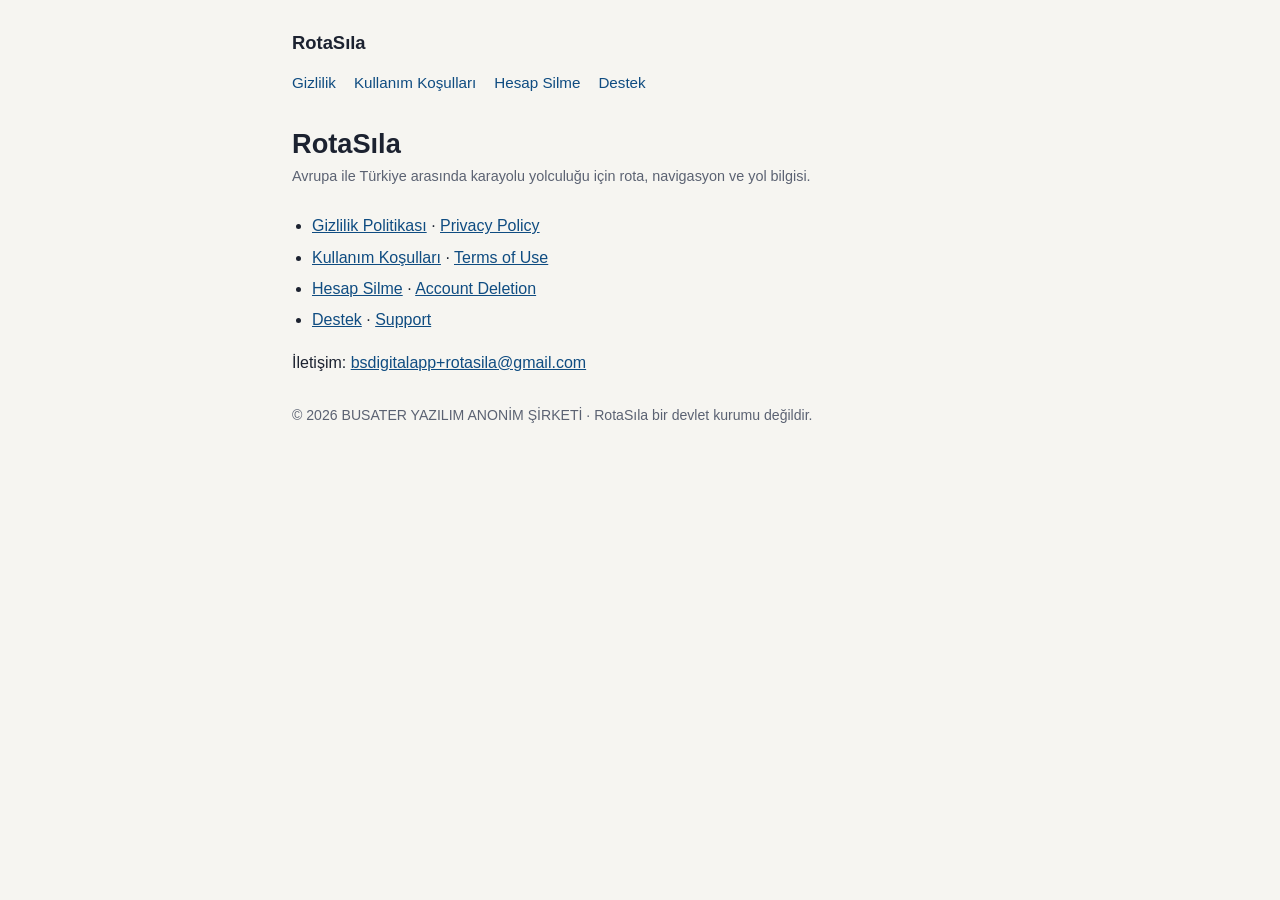
<file: index.html>
<!doctype html>
<html lang="tr">
<head>
<meta charset="utf-8">
<meta name="viewport" content="width=device-width, initial-scale=1">
<title>RotaSıla — Yasal ve Destek</title>
<meta name="description" content="RotaSıla gizlilik politikası, kullanım koşulları, hesap silme ve destek sayfaları.">
<link rel="stylesheet" href="stil.css">
</head>
<body>
<header>
  <a class="marka" href="./">RotaSıla</a>
  <nav>
    <a href="gizlilik.html">Gizlilik</a>
    <a href="kosullar.html">Kullanım Koşulları</a>
    <a href="hesap-silme.html">Hesap Silme</a>
    <a href="destek.html">Destek</a>
  </nav>
</header>
<main>
<h1>RotaSıla</h1>
<p class="meta">Avrupa ile Türkiye arasında karayolu yolculuğu için rota, navigasyon ve yol bilgisi.</p>
<ul>
  <li><a href="gizlilik.html">Gizlilik Politikası</a> · <a href="gizlilik.html#english">Privacy Policy</a></li>
  <li><a href="kosullar.html">Kullanım Koşulları</a> · <a href="kosullar.html#english">Terms of Use</a></li>
  <li><a href="hesap-silme.html">Hesap Silme</a> · <a href="hesap-silme.html#english">Account Deletion</a></li>
  <li><a href="destek.html">Destek</a> · <a href="destek.html#english">Support</a></li>
</ul>
<p>İletişim: <a href="mailto:bsdigitalapp+rotasila@gmail.com">bsdigitalapp+rotasila@gmail.com</a></p>
</main>
<footer>© 2026 BUSATER YAZILIM ANONİM ŞİRKETİ · RotaSıla bir devlet kurumu değildir.</footer>
</body>
</html>
</file>
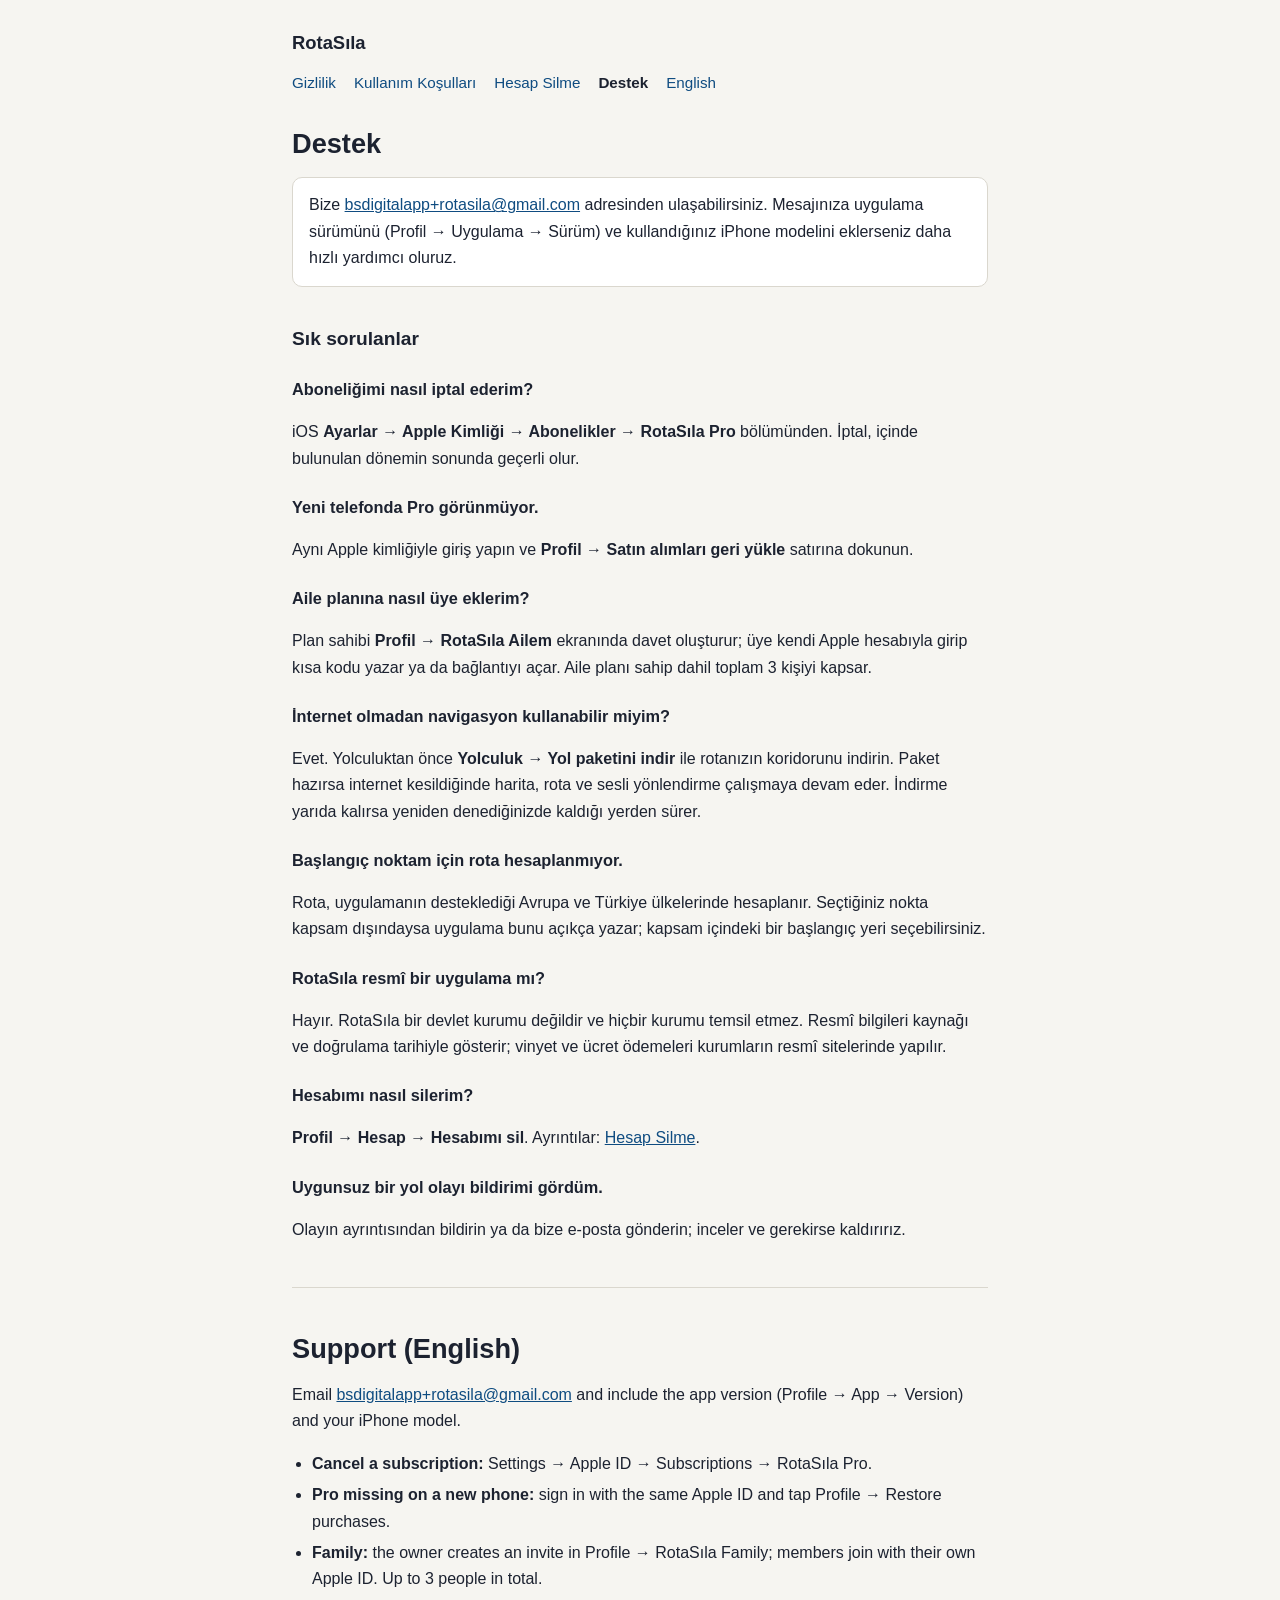
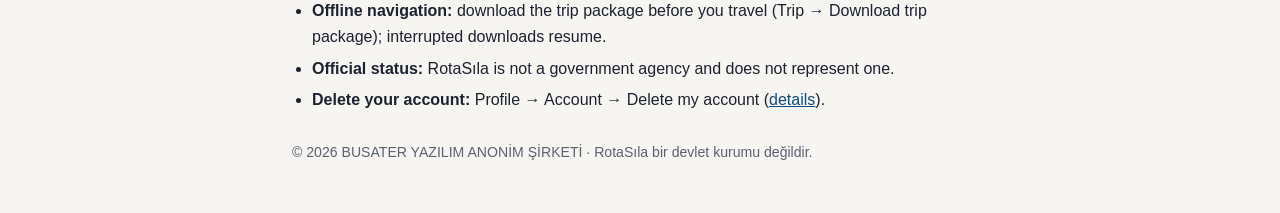
<file: destek.html>
<!doctype html>
<html lang="tr">
<head>
<meta charset="utf-8">
<meta name="viewport" content="width=device-width, initial-scale=1">
<title>RotaSıla — Destek</title>
<meta name="description" content="RotaSıla destek: iletişim, abonelik, geri yükleme, yol paketi ve hesap soruları.">
<link rel="stylesheet" href="stil.css">
</head>
<body>
<header>
  <a class="marka" href="./">RotaSıla</a>
  <nav>
    <a href="gizlilik.html">Gizlilik</a>
    <a href="kosullar.html">Kullanım Koşulları</a>
    <a href="hesap-silme.html">Hesap Silme</a>
    <a href="destek.html" aria-current="page">Destek</a>
    <a href="#english">English</a>
  </nav>
</header>
<main>
<h1>Destek</h1>
<p class="ozet">Bize <a href="mailto:bsdigitalapp+rotasila@gmail.com">bsdigitalapp+rotasila@gmail.com</a> adresinden
ulaşabilirsiniz. Mesajınıza uygulama sürümünü (Profil → Uygulama → Sürüm) ve kullandığınız iPhone modelini eklerseniz
daha hızlı yardımcı oluruz.</p>

<h2>Sık sorulanlar</h2>

<h3>Aboneliğimi nasıl iptal ederim?</h3>
<p>iOS <strong>Ayarlar → Apple Kimliği → Abonelikler → RotaSıla Pro</strong> bölümünden. İptal, içinde bulunulan dönemin
sonunda geçerli olur.</p>

<h3>Yeni telefonda Pro görünmüyor.</h3>
<p>Aynı Apple kimliğiyle giriş yapın ve <strong>Profil → Satın alımları geri yükle</strong> satırına dokunun.</p>

<h3>Aile planına nasıl üye eklerim?</h3>
<p>Plan sahibi <strong>Profil → RotaSıla Ailem</strong> ekranında davet oluşturur; üye kendi Apple hesabıyla girip kısa
kodu yazar ya da bağlantıyı açar. Aile planı sahip dahil toplam 3 kişiyi kapsar.</p>

<h3>İnternet olmadan navigasyon kullanabilir miyim?</h3>
<p>Evet. Yolculuktan önce <strong>Yolculuk → Yol paketini indir</strong> ile rotanızın koridorunu indirin. Paket
hazırsa internet kesildiğinde harita, rota ve sesli yönlendirme çalışmaya devam eder. İndirme yarıda kalırsa yeniden
denediğinizde kaldığı yerden sürer.</p>

<h3>Başlangıç noktam için rota hesaplanmıyor.</h3>
<p>Rota, uygulamanın desteklediği Avrupa ve Türkiye ülkelerinde hesaplanır. Seçtiğiniz nokta kapsam dışındaysa
uygulama bunu açıkça yazar; kapsam içindeki bir başlangıç yeri seçebilirsiniz.</p>

<h3>RotaSıla resmî bir uygulama mı?</h3>
<p>Hayır. RotaSıla bir devlet kurumu değildir ve hiçbir kurumu temsil etmez. Resmî bilgileri kaynağı ve doğrulama
tarihiyle gösterir; vinyet ve ücret ödemeleri kurumların resmî sitelerinde yapılır.</p>

<h3>Hesabımı nasıl silerim?</h3>
<p><strong>Profil → Hesap → Hesabımı sil</strong>. Ayrıntılar: <a href="hesap-silme.html">Hesap Silme</a>.</p>

<h3>Uygunsuz bir yol olayı bildirimi gördüm.</h3>
<p>Olayın ayrıntısından bildirin ya da bize e-posta gönderin; inceler ve gerekirse kaldırırız.</p>

<hr id="english">

<h1>Support (English)</h1>
<p>Email <a href="mailto:bsdigitalapp+rotasila@gmail.com">bsdigitalapp+rotasila@gmail.com</a> and include the app
version (Profile → App → Version) and your iPhone model.</p>
<ul>
  <li><strong>Cancel a subscription:</strong> Settings → Apple ID → Subscriptions → RotaSıla Pro.</li>
  <li><strong>Pro missing on a new phone:</strong> sign in with the same Apple ID and tap Profile → Restore purchases.</li>
  <li><strong>Family:</strong> the owner creates an invite in Profile → RotaSıla Family; members join with their own Apple ID. Up to 3 people in total.</li>
  <li><strong>Offline navigation:</strong> download the trip package before you travel (Trip → Download trip package); interrupted downloads resume.</li>
  <li><strong>Official status:</strong> RotaSıla is not a government agency and does not represent one.</li>
  <li><strong>Delete your account:</strong> Profile → Account → Delete my account (<a href="hesap-silme.html#english">details</a>).</li>
</ul>
</main>
<footer>© 2026 BUSATER YAZILIM ANONİM ŞİRKETİ · RotaSıla bir devlet kurumu değildir.</footer>
</body>
</html>
</file>
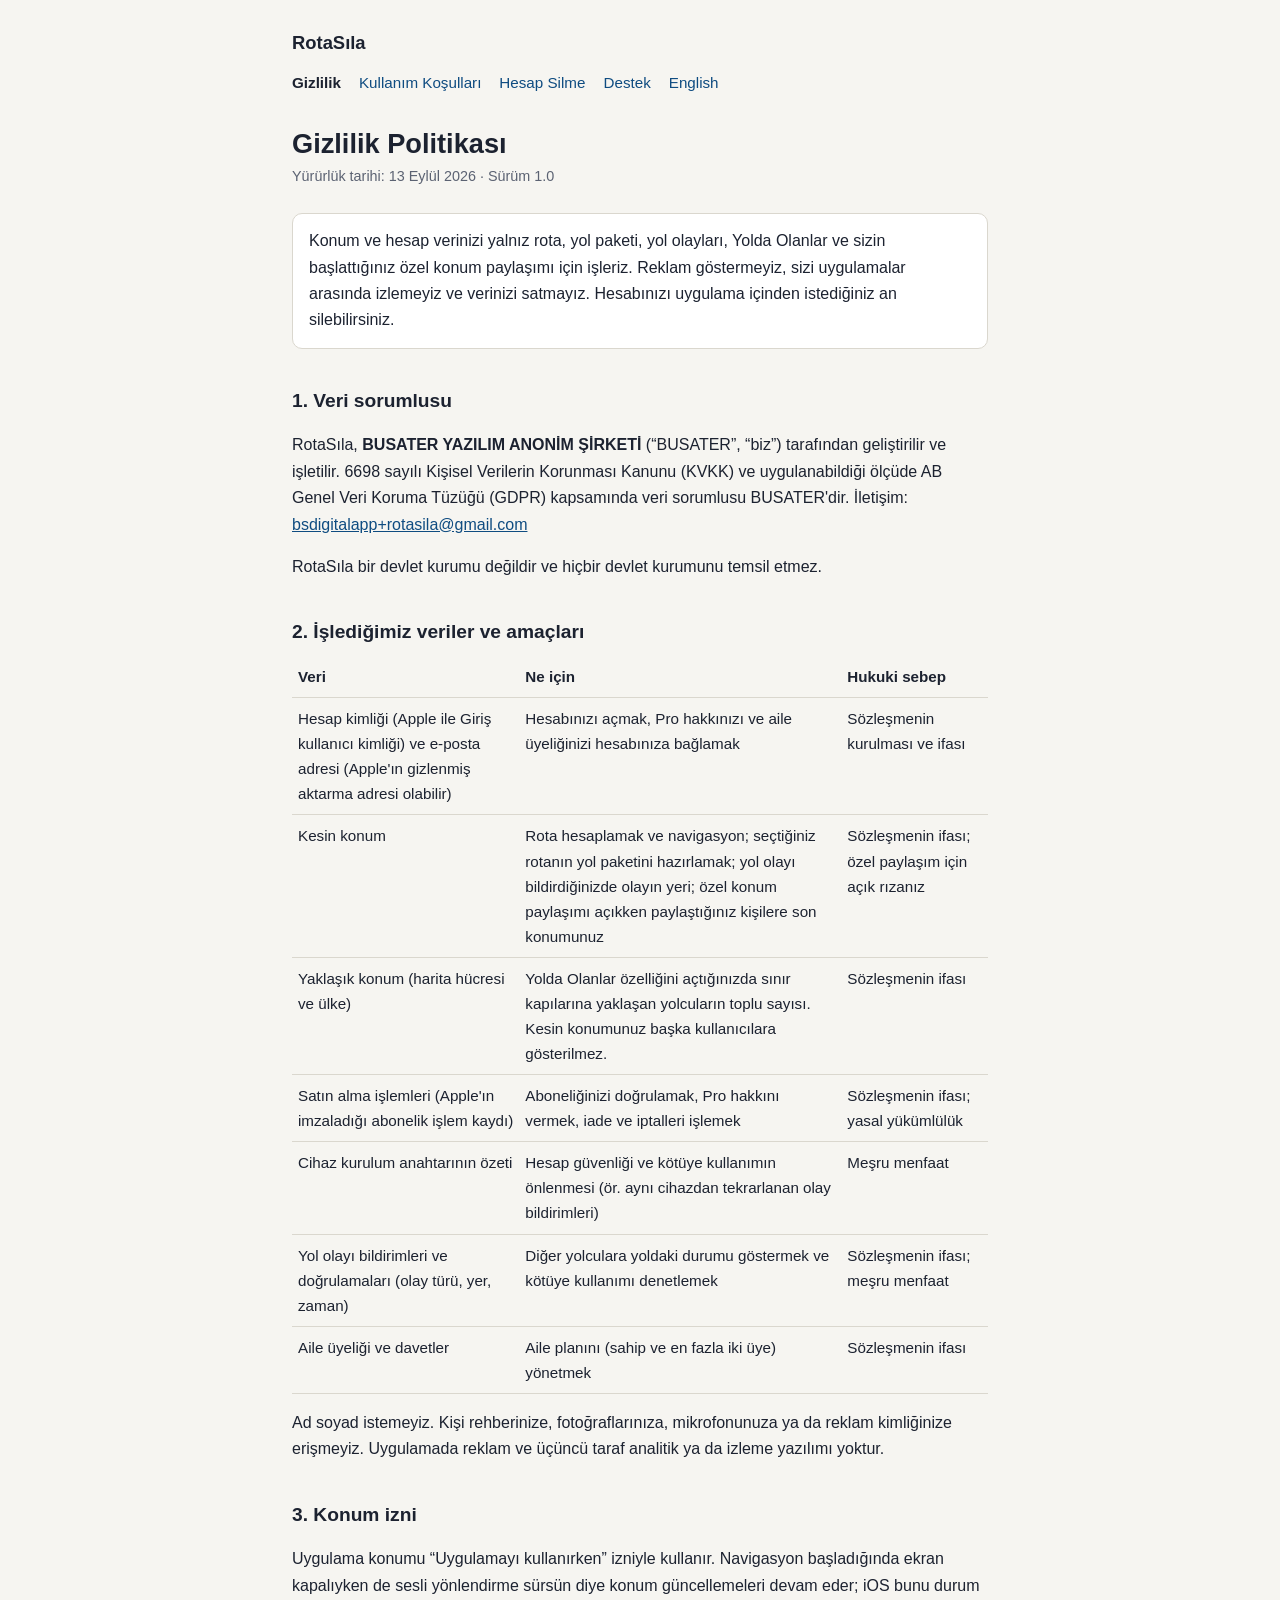
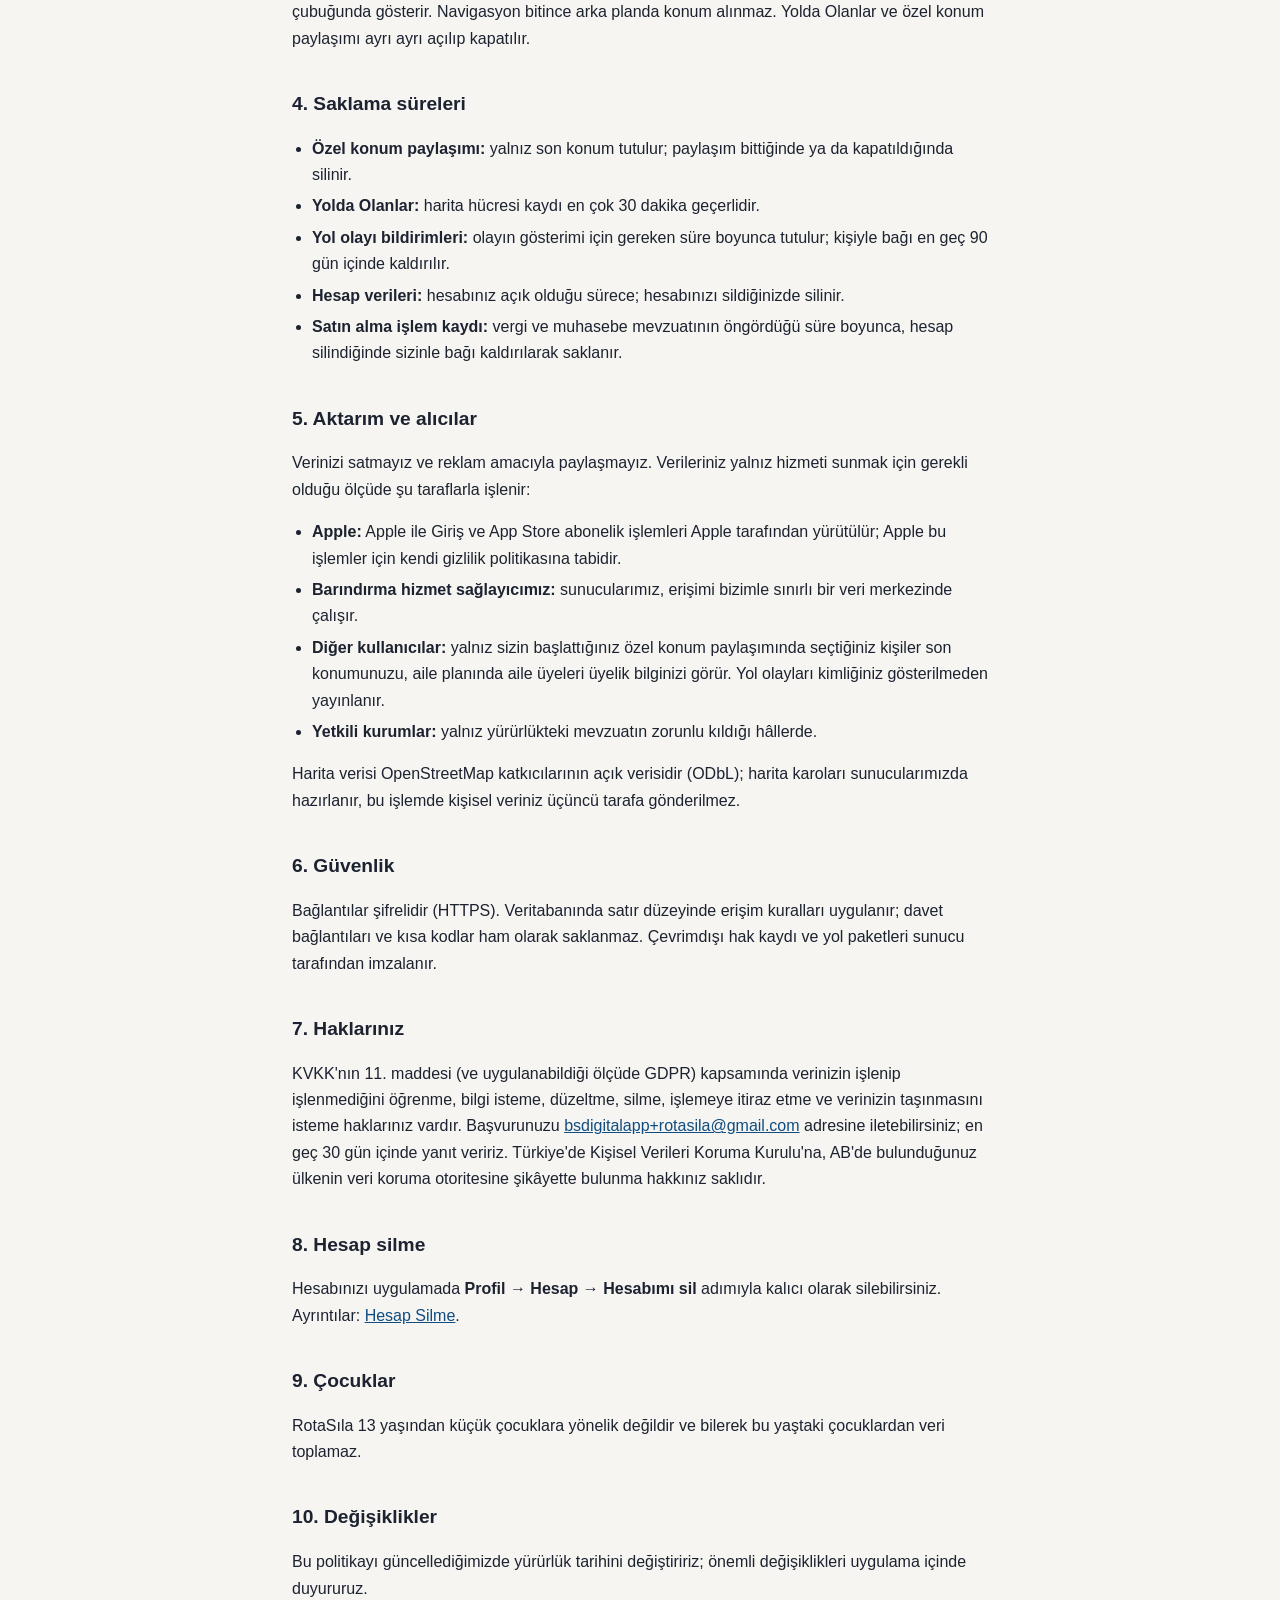
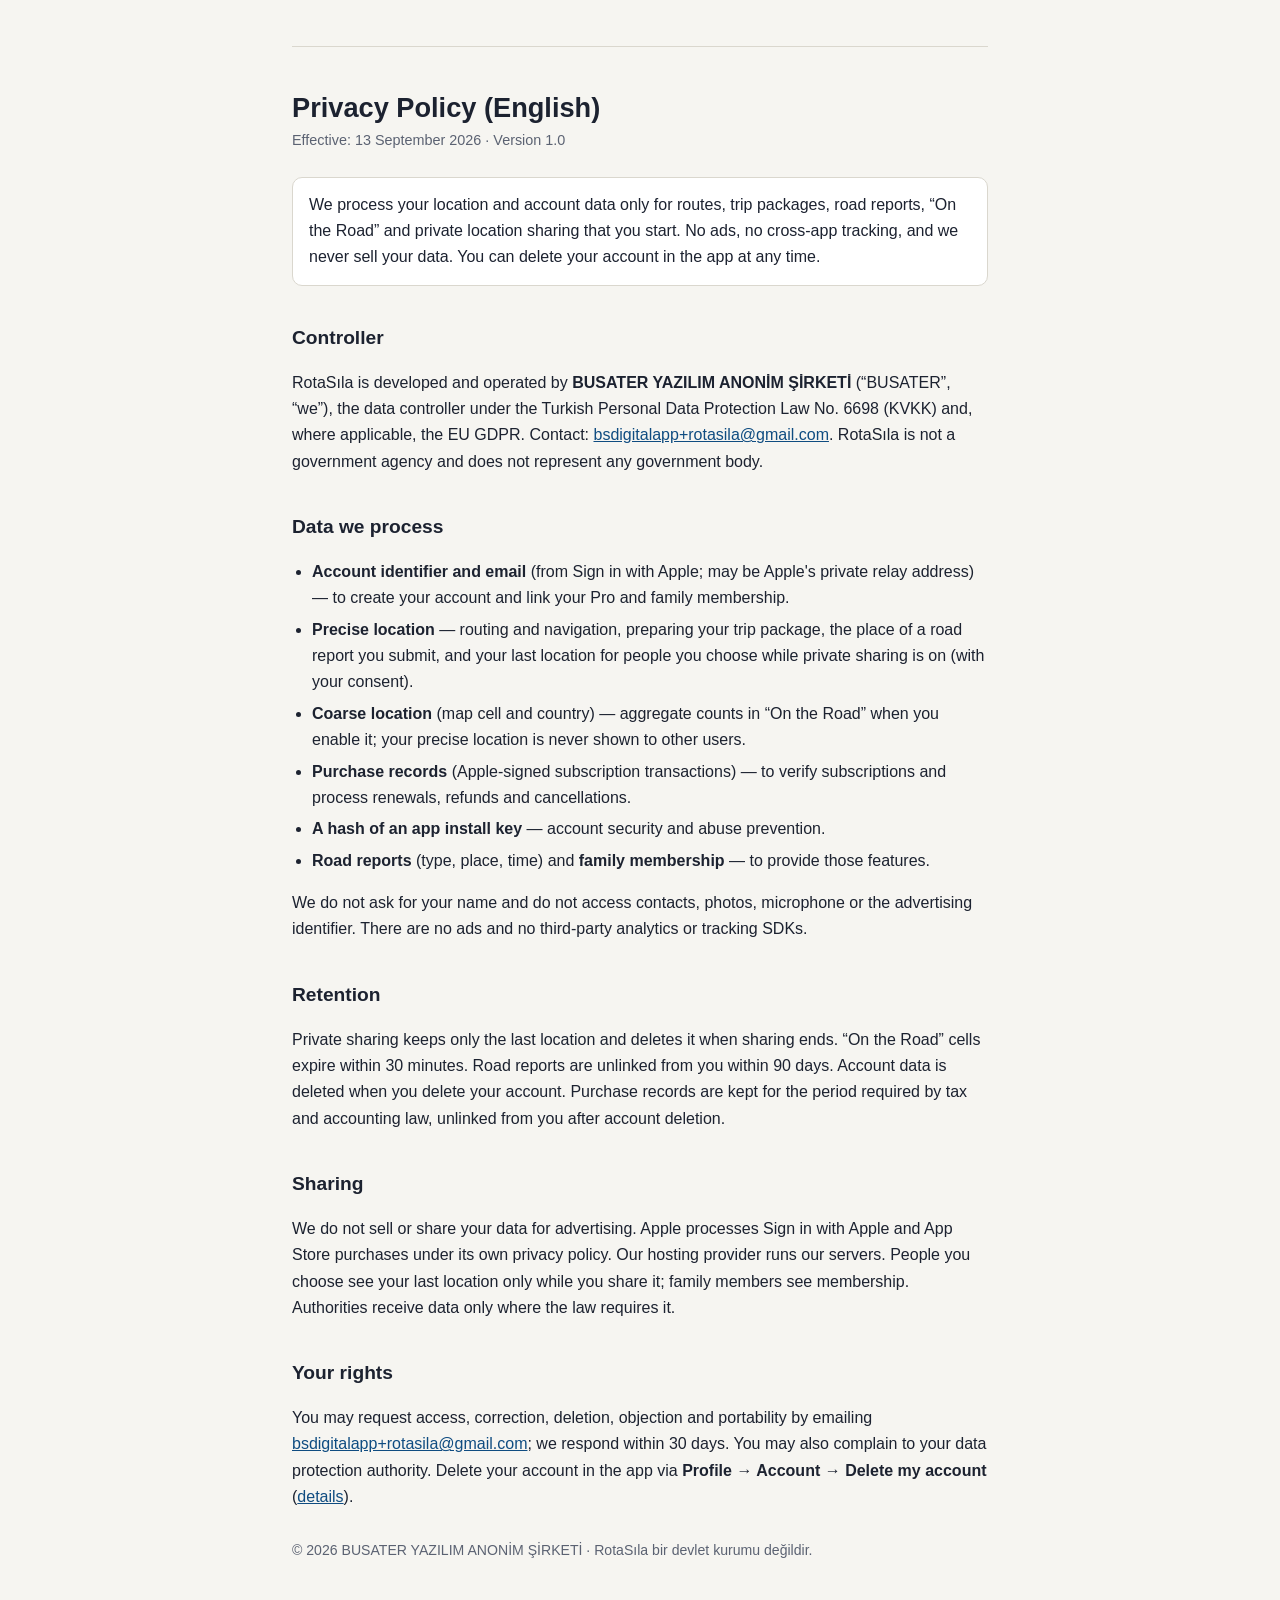
<file: gizlilik.html>
<!doctype html>
<html lang="tr">
<head>
<meta charset="utf-8">
<meta name="viewport" content="width=device-width, initial-scale=1">
<title>RotaSıla — Gizlilik Politikası</title>
<meta name="description" content="RotaSıla uygulamasının kişisel verileri nasıl işlediğini açıklayan gizlilik politikası ve KVKK aydınlatma metni.">
<link rel="stylesheet" href="stil.css">
</head>
<body>
<header>
  <a class="marka" href="./">RotaSıla</a>
  <nav>
    <a href="gizlilik.html" aria-current="page">Gizlilik</a>
    <a href="kosullar.html">Kullanım Koşulları</a>
    <a href="hesap-silme.html">Hesap Silme</a>
    <a href="destek.html">Destek</a>
    <a href="#english">English</a>
  </nav>
</header>
<main>
<h1>Gizlilik Politikası</h1>
<p class="meta">Yürürlük tarihi: 13 Eylül 2026 · Sürüm 1.0</p>

<p class="ozet">Konum ve hesap verinizi yalnız rota, yol paketi, yol olayları, Yolda Olanlar ve sizin başlattığınız
özel konum paylaşımı için işleriz. Reklam göstermeyiz, sizi uygulamalar arasında izlemeyiz ve verinizi satmayız.
Hesabınızı uygulama içinden istediğiniz an silebilirsiniz.</p>

<h2>1. Veri sorumlusu</h2>
<p>RotaSıla, <strong>BUSATER YAZILIM ANONİM ŞİRKETİ</strong> (“BUSATER”, “biz”) tarafından geliştirilir ve işletilir.
6698 sayılı Kişisel Verilerin Korunması Kanunu (KVKK) ve uygulanabildiği ölçüde AB Genel Veri Koruma Tüzüğü (GDPR)
kapsamında veri sorumlusu BUSATER'dir. İletişim: <a href="mailto:bsdigitalapp+rotasila@gmail.com">bsdigitalapp+rotasila@gmail.com</a></p>
<p>RotaSıla bir devlet kurumu değildir ve hiçbir devlet kurumunu temsil etmez.</p>

<h2>2. İşlediğimiz veriler ve amaçları</h2>
<table>
  <thead><tr><th>Veri</th><th>Ne için</th><th>Hukuki sebep</th></tr></thead>
  <tbody>
    <tr><td>Hesap kimliği (Apple ile Giriş kullanıcı kimliği) ve e-posta adresi (Apple'ın gizlenmiş aktarma adresi olabilir)</td>
        <td>Hesabınızı açmak, Pro hakkınızı ve aile üyeliğinizi hesabınıza bağlamak</td><td>Sözleşmenin kurulması ve ifası</td></tr>
    <tr><td>Kesin konum</td>
        <td>Rota hesaplamak ve navigasyon; seçtiğiniz rotanın yol paketini hazırlamak; yol olayı bildirdiğinizde olayın yeri; özel konum paylaşımı açıkken paylaştığınız kişilere son konumunuz</td>
        <td>Sözleşmenin ifası; özel paylaşım için açık rızanız</td></tr>
    <tr><td>Yaklaşık konum (harita hücresi ve ülke)</td>
        <td>Yolda Olanlar özelliğini açtığınızda sınır kapılarına yaklaşan yolcuların toplu sayısı. Kesin konumunuz başka kullanıcılara gösterilmez.</td>
        <td>Sözleşmenin ifası</td></tr>
    <tr><td>Satın alma işlemleri (Apple'ın imzaladığı abonelik işlem kaydı)</td>
        <td>Aboneliğinizi doğrulamak, Pro hakkını vermek, iade ve iptalleri işlemek</td>
        <td>Sözleşmenin ifası; yasal yükümlülük</td></tr>
    <tr><td>Cihaz kurulum anahtarının özeti</td>
        <td>Hesap güvenliği ve kötüye kullanımın önlenmesi (ör. aynı cihazdan tekrarlanan olay bildirimleri)</td>
        <td>Meşru menfaat</td></tr>
    <tr><td>Yol olayı bildirimleri ve doğrulamaları (olay türü, yer, zaman)</td>
        <td>Diğer yolculara yoldaki durumu göstermek ve kötüye kullanımı denetlemek</td>
        <td>Sözleşmenin ifası; meşru menfaat</td></tr>
    <tr><td>Aile üyeliği ve davetler</td>
        <td>Aile planını (sahip ve en fazla iki üye) yönetmek</td><td>Sözleşmenin ifası</td></tr>
  </tbody>
</table>
<p>Ad soyad istemeyiz. Kişi rehberinize, fotoğraflarınıza, mikrofonunuza ya da reklam kimliğinize erişmeyiz.
Uygulamada reklam ve üçüncü taraf analitik ya da izleme yazılımı yoktur.</p>

<h2>3. Konum izni</h2>
<p>Uygulama konumu “Uygulamayı kullanırken” izniyle kullanır. Navigasyon başladığında ekran kapalıyken de sesli
yönlendirme sürsün diye konum güncellemeleri devam eder; iOS bunu durum çubuğunda gösterir. Navigasyon bitince arka
planda konum alınmaz. Yolda Olanlar ve özel konum paylaşımı ayrı ayrı açılıp kapatılır.</p>

<h2>4. Saklama süreleri</h2>
<ul>
  <li><strong>Özel konum paylaşımı:</strong> yalnız son konum tutulur; paylaşım bittiğinde ya da kapatıldığında silinir.</li>
  <li><strong>Yolda Olanlar:</strong> harita hücresi kaydı en çok 30 dakika geçerlidir.</li>
  <li><strong>Yol olayı bildirimleri:</strong> olayın gösterimi için gereken süre boyunca tutulur; kişiyle bağı en geç 90 gün içinde kaldırılır.</li>
  <li><strong>Hesap verileri:</strong> hesabınız açık olduğu sürece; hesabınızı sildiğinizde silinir.</li>
  <li><strong>Satın alma işlem kaydı:</strong> vergi ve muhasebe mevzuatının öngördüğü süre boyunca, hesap silindiğinde sizinle bağı kaldırılarak saklanır.</li>
</ul>

<h2>5. Aktarım ve alıcılar</h2>
<p>Verinizi satmayız ve reklam amacıyla paylaşmayız. Verileriniz yalnız hizmeti sunmak için gerekli olduğu ölçüde şu
taraflarla işlenir:</p>
<ul>
  <li><strong>Apple:</strong> Apple ile Giriş ve App Store abonelik işlemleri Apple tarafından yürütülür; Apple bu işlemler için kendi gizlilik politikasına tabidir.</li>
  <li><strong>Barındırma hizmet sağlayıcımız:</strong> sunucularımız, erişimi bizimle sınırlı bir veri merkezinde çalışır.</li>
  <li><strong>Diğer kullanıcılar:</strong> yalnız sizin başlattığınız özel konum paylaşımında seçtiğiniz kişiler son konumunuzu, aile planında aile üyeleri üyelik bilginizi görür. Yol olayları kimliğiniz gösterilmeden yayınlanır.</li>
  <li><strong>Yetkili kurumlar:</strong> yalnız yürürlükteki mevzuatın zorunlu kıldığı hâllerde.</li>
</ul>
<p>Harita verisi OpenStreetMap katkıcılarının açık verisidir (ODbL); harita karoları sunucularımızda hazırlanır, bu
işlemde kişisel veriniz üçüncü tarafa gönderilmez.</p>

<h2>6. Güvenlik</h2>
<p>Bağlantılar şifrelidir (HTTPS). Veritabanında satır düzeyinde erişim kuralları uygulanır; davet bağlantıları ve kısa
kodlar ham olarak saklanmaz. Çevrimdışı hak kaydı ve yol paketleri sunucu tarafından imzalanır.</p>

<h2>7. Haklarınız</h2>
<p>KVKK'nın 11. maddesi (ve uygulanabildiği ölçüde GDPR) kapsamında verinizin işlenip işlenmediğini öğrenme, bilgi
isteme, düzeltme, silme, işlemeye itiraz etme ve verinizin taşınmasını isteme haklarınız vardır. Başvurunuzu
<a href="mailto:bsdigitalapp+rotasila@gmail.com">bsdigitalapp+rotasila@gmail.com</a> adresine iletebilirsiniz; en geç
30 gün içinde yanıt veririz. Türkiye'de Kişisel Verileri Koruma Kurulu'na, AB'de bulunduğunuz ülkenin veri koruma
otoritesine şikâyette bulunma hakkınız saklıdır.</p>

<h2>8. Hesap silme</h2>
<p>Hesabınızı uygulamada <strong>Profil → Hesap → Hesabımı sil</strong> adımıyla kalıcı olarak silebilirsiniz.
Ayrıntılar: <a href="hesap-silme.html">Hesap Silme</a>.</p>

<h2>9. Çocuklar</h2>
<p>RotaSıla 13 yaşından küçük çocuklara yönelik değildir ve bilerek bu yaştaki çocuklardan veri toplamaz.</p>

<h2>10. Değişiklikler</h2>
<p>Bu politikayı güncellediğimizde yürürlük tarihini değiştiririz; önemli değişiklikleri uygulama içinde duyururuz.</p>

<hr id="english">

<h1>Privacy Policy (English)</h1>
<p class="meta">Effective: 13 September 2026 · Version 1.0</p>
<p class="ozet">We process your location and account data only for routes, trip packages, road reports, “On the Road”
and private location sharing that you start. No ads, no cross-app tracking, and we never sell your data. You can delete
your account in the app at any time.</p>

<h2>Controller</h2>
<p>RotaSıla is developed and operated by <strong>BUSATER YAZILIM ANONİM ŞİRKETİ</strong> (“BUSATER”, “we”), the data
controller under the Turkish Personal Data Protection Law No. 6698 (KVKK) and, where applicable, the EU GDPR. Contact:
<a href="mailto:bsdigitalapp+rotasila@gmail.com">bsdigitalapp+rotasila@gmail.com</a>. RotaSıla is not a government
agency and does not represent any government body.</p>

<h2>Data we process</h2>
<ul>
  <li><strong>Account identifier and email</strong> (from Sign in with Apple; may be Apple's private relay address) — to create your account and link your Pro and family membership.</li>
  <li><strong>Precise location</strong> — routing and navigation, preparing your trip package, the place of a road report you submit, and your last location for people you choose while private sharing is on (with your consent).</li>
  <li><strong>Coarse location</strong> (map cell and country) — aggregate counts in “On the Road” when you enable it; your precise location is never shown to other users.</li>
  <li><strong>Purchase records</strong> (Apple-signed subscription transactions) — to verify subscriptions and process renewals, refunds and cancellations.</li>
  <li><strong>A hash of an app install key</strong> — account security and abuse prevention.</li>
  <li><strong>Road reports</strong> (type, place, time) and <strong>family membership</strong> — to provide those features.</li>
</ul>
<p>We do not ask for your name and do not access contacts, photos, microphone or the advertising identifier. There are
no ads and no third-party analytics or tracking SDKs.</p>

<h2>Retention</h2>
<p>Private sharing keeps only the last location and deletes it when sharing ends. “On the Road” cells expire within 30
minutes. Road reports are unlinked from you within 90 days. Account data is deleted when you delete your account.
Purchase records are kept for the period required by tax and accounting law, unlinked from you after account
deletion.</p>

<h2>Sharing</h2>
<p>We do not sell or share your data for advertising. Apple processes Sign in with Apple and App Store purchases under
its own privacy policy. Our hosting provider runs our servers. People you choose see your last location only while you
share it; family members see membership. Authorities receive data only where the law requires it.</p>

<h2>Your rights</h2>
<p>You may request access, correction, deletion, objection and portability by emailing
<a href="mailto:bsdigitalapp+rotasila@gmail.com">bsdigitalapp+rotasila@gmail.com</a>; we respond within 30 days. You
may also complain to your data protection authority. Delete your account in the app via
<strong>Profile → Account → Delete my account</strong> (<a href="hesap-silme.html#english">details</a>).</p>
</main>
<footer>© 2026 BUSATER YAZILIM ANONİM ŞİRKETİ · RotaSıla bir devlet kurumu değildir.</footer>
</body>
</html>
</file>
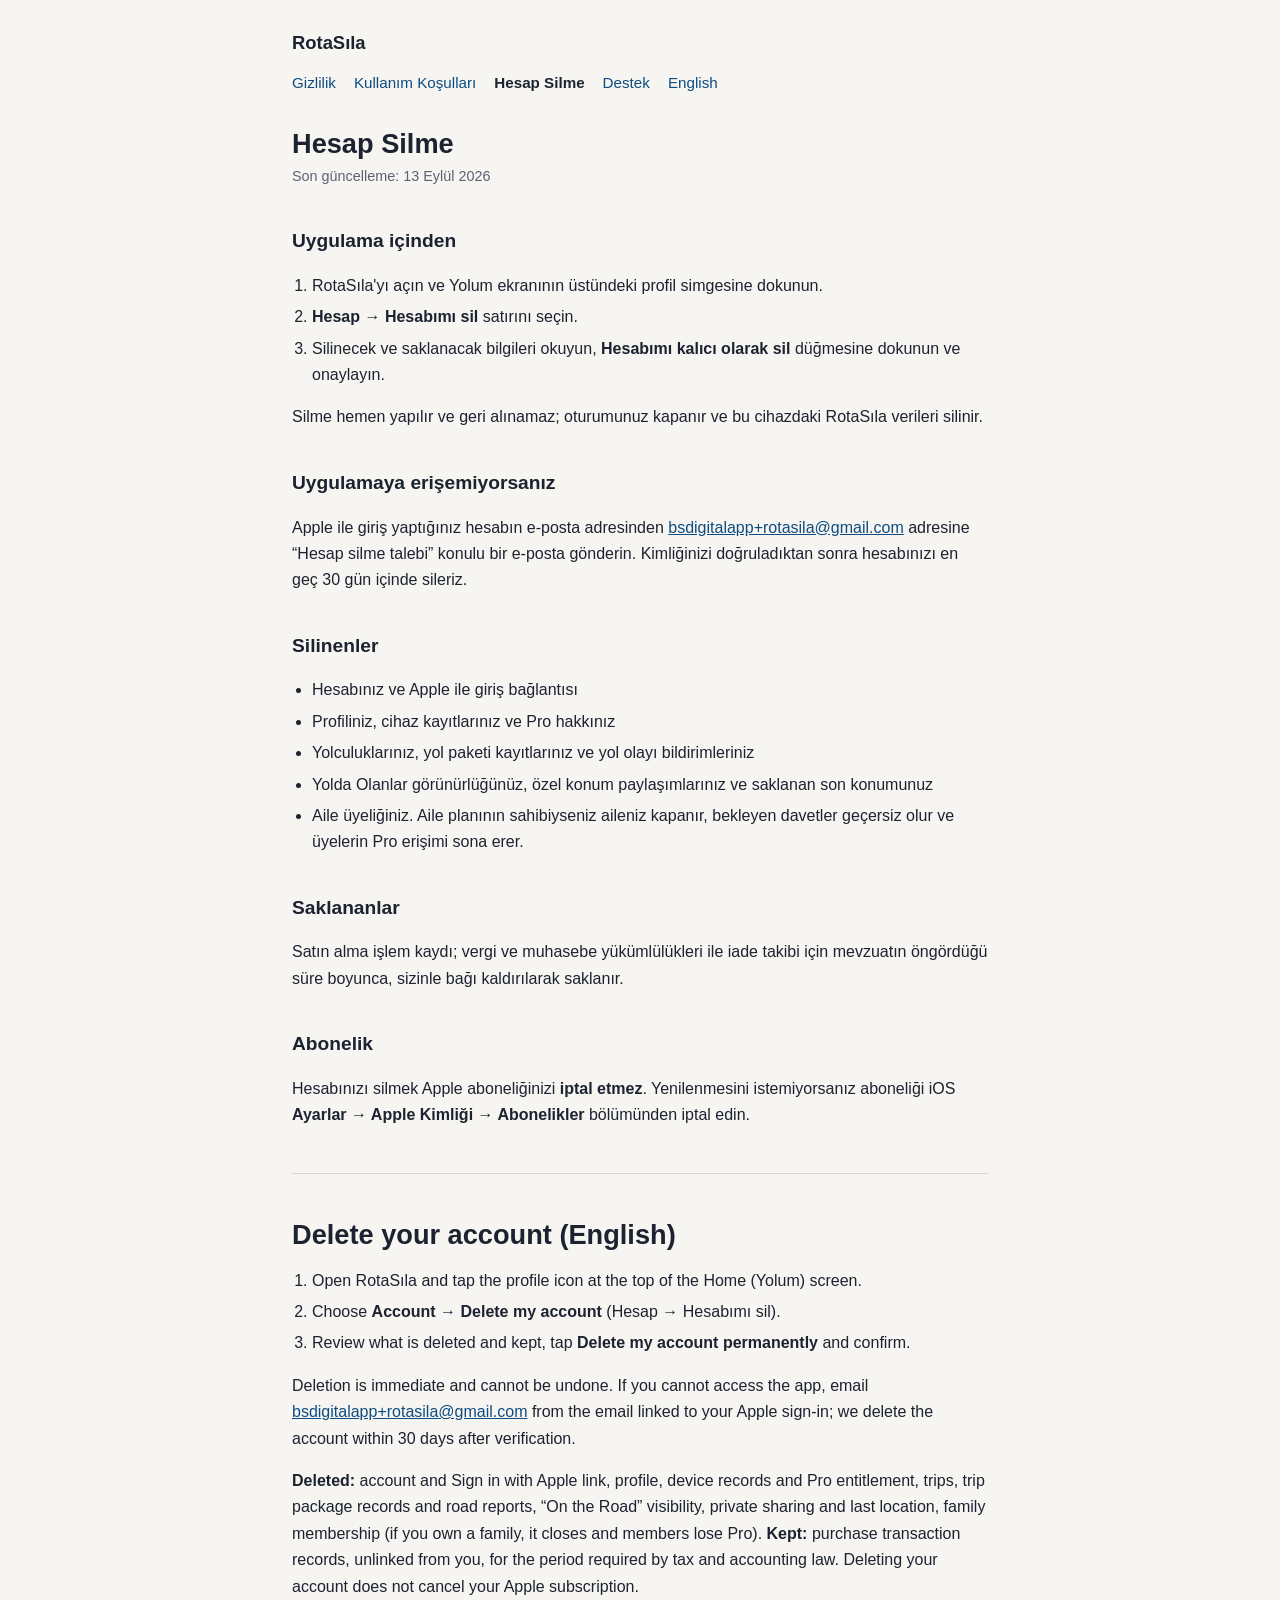
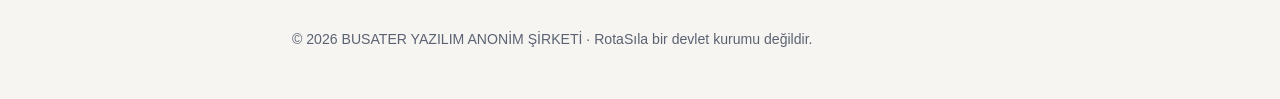
<file: hesap-silme.html>
<!doctype html>
<html lang="tr">
<head>
<meta charset="utf-8">
<meta name="viewport" content="width=device-width, initial-scale=1">
<title>RotaSıla — Hesap Silme</title>
<meta name="description" content="RotaSıla hesabınızı nasıl silersiniz, neler silinir ve neler saklanır.">
<link rel="stylesheet" href="stil.css">
</head>
<body>
<header>
  <a class="marka" href="./">RotaSıla</a>
  <nav>
    <a href="gizlilik.html">Gizlilik</a>
    <a href="kosullar.html">Kullanım Koşulları</a>
    <a href="hesap-silme.html" aria-current="page">Hesap Silme</a>
    <a href="destek.html">Destek</a>
    <a href="#english">English</a>
  </nav>
</header>
<main>
<h1>Hesap Silme</h1>
<p class="meta">Son güncelleme: 13 Eylül 2026</p>

<h2>Uygulama içinden</h2>
<ol>
  <li>RotaSıla'yı açın ve Yolum ekranının üstündeki profil simgesine dokunun.</li>
  <li><strong>Hesap → Hesabımı sil</strong> satırını seçin.</li>
  <li>Silinecek ve saklanacak bilgileri okuyun, <strong>Hesabımı kalıcı olarak sil</strong> düğmesine dokunun ve onaylayın.</li>
</ol>
<p>Silme hemen yapılır ve geri alınamaz; oturumunuz kapanır ve bu cihazdaki RotaSıla verileri silinir.</p>

<h2>Uygulamaya erişemiyorsanız</h2>
<p>Apple ile giriş yaptığınız hesabın e-posta adresinden
<a href="mailto:bsdigitalapp+rotasila@gmail.com?subject=RotaS%C4%B1la%20hesap%20silme%20talebi">bsdigitalapp+rotasila@gmail.com</a>
adresine “Hesap silme talebi” konulu bir e-posta gönderin. Kimliğinizi doğruladıktan sonra hesabınızı en geç 30 gün
içinde sileriz.</p>

<h2>Silinenler</h2>
<ul>
  <li>Hesabınız ve Apple ile giriş bağlantısı</li>
  <li>Profiliniz, cihaz kayıtlarınız ve Pro hakkınız</li>
  <li>Yolculuklarınız, yol paketi kayıtlarınız ve yol olayı bildirimleriniz</li>
  <li>Yolda Olanlar görünürlüğünüz, özel konum paylaşımlarınız ve saklanan son konumunuz</li>
  <li>Aile üyeliğiniz. Aile planının sahibiyseniz aileniz kapanır, bekleyen davetler geçersiz olur ve üyelerin Pro erişimi sona erer.</li>
</ul>

<h2>Saklananlar</h2>
<p>Satın alma işlem kaydı; vergi ve muhasebe yükümlülükleri ile iade takibi için mevzuatın öngördüğü süre boyunca,
sizinle bağı kaldırılarak saklanır.</p>

<h2>Abonelik</h2>
<p>Hesabınızı silmek Apple aboneliğinizi <strong>iptal etmez</strong>. Yenilenmesini istemiyorsanız aboneliği iOS
<strong>Ayarlar → Apple Kimliği → Abonelikler</strong> bölümünden iptal edin.</p>

<hr id="english">

<h1>Delete your account (English)</h1>
<ol>
  <li>Open RotaSıla and tap the profile icon at the top of the Home (Yolum) screen.</li>
  <li>Choose <strong>Account → Delete my account</strong> (Hesap → Hesabımı sil).</li>
  <li>Review what is deleted and kept, tap <strong>Delete my account permanently</strong> and confirm.</li>
</ol>
<p>Deletion is immediate and cannot be undone. If you cannot access the app, email
<a href="mailto:bsdigitalapp+rotasila@gmail.com">bsdigitalapp+rotasila@gmail.com</a> from the email linked to your
Apple sign-in; we delete the account within 30 days after verification.</p>
<p><strong>Deleted:</strong> account and Sign in with Apple link, profile, device records and Pro entitlement, trips,
trip package records and road reports, “On the Road” visibility, private sharing and last location, family membership
(if you own a family, it closes and members lose Pro). <strong>Kept:</strong> purchase transaction records, unlinked
from you, for the period required by tax and accounting law. Deleting your account does not cancel your Apple
subscription.</p>
</main>
<footer>© 2026 BUSATER YAZILIM ANONİM ŞİRKETİ · RotaSıla bir devlet kurumu değildir.</footer>
</body>
</html>
</file>
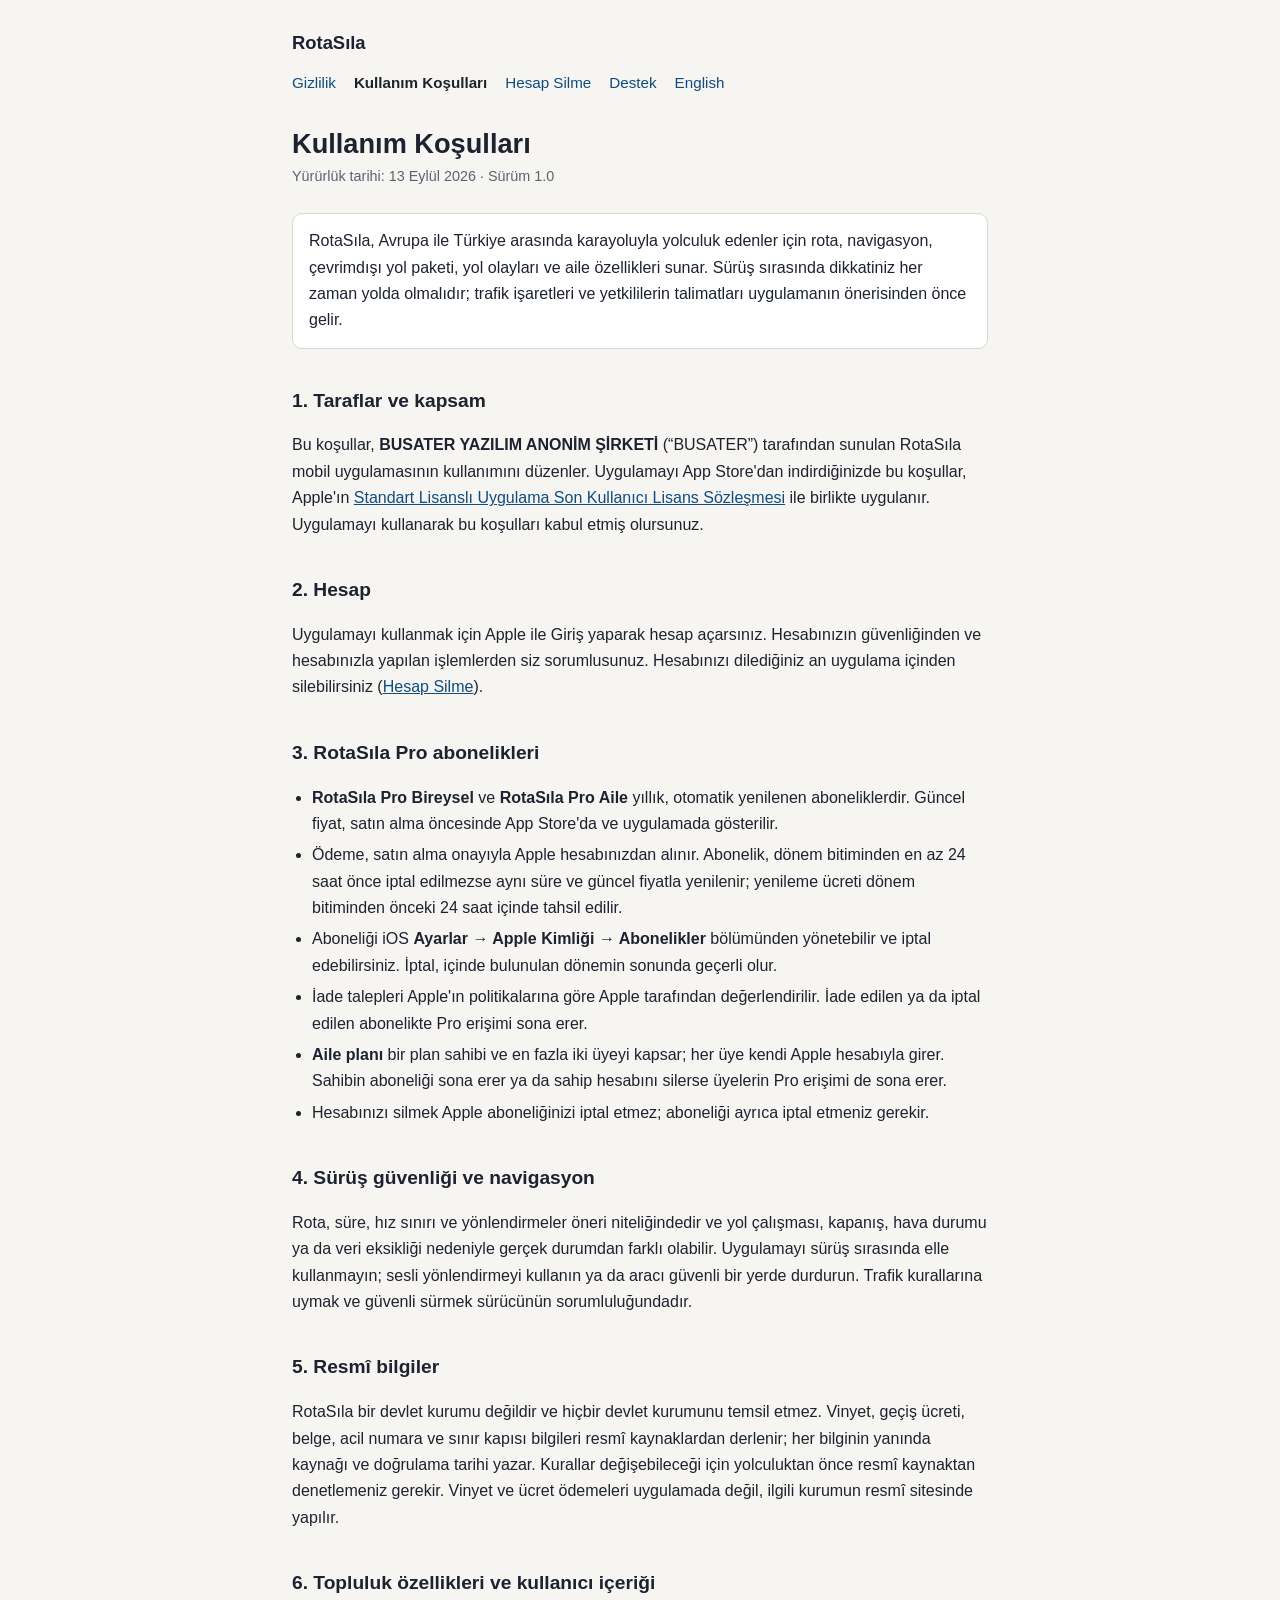
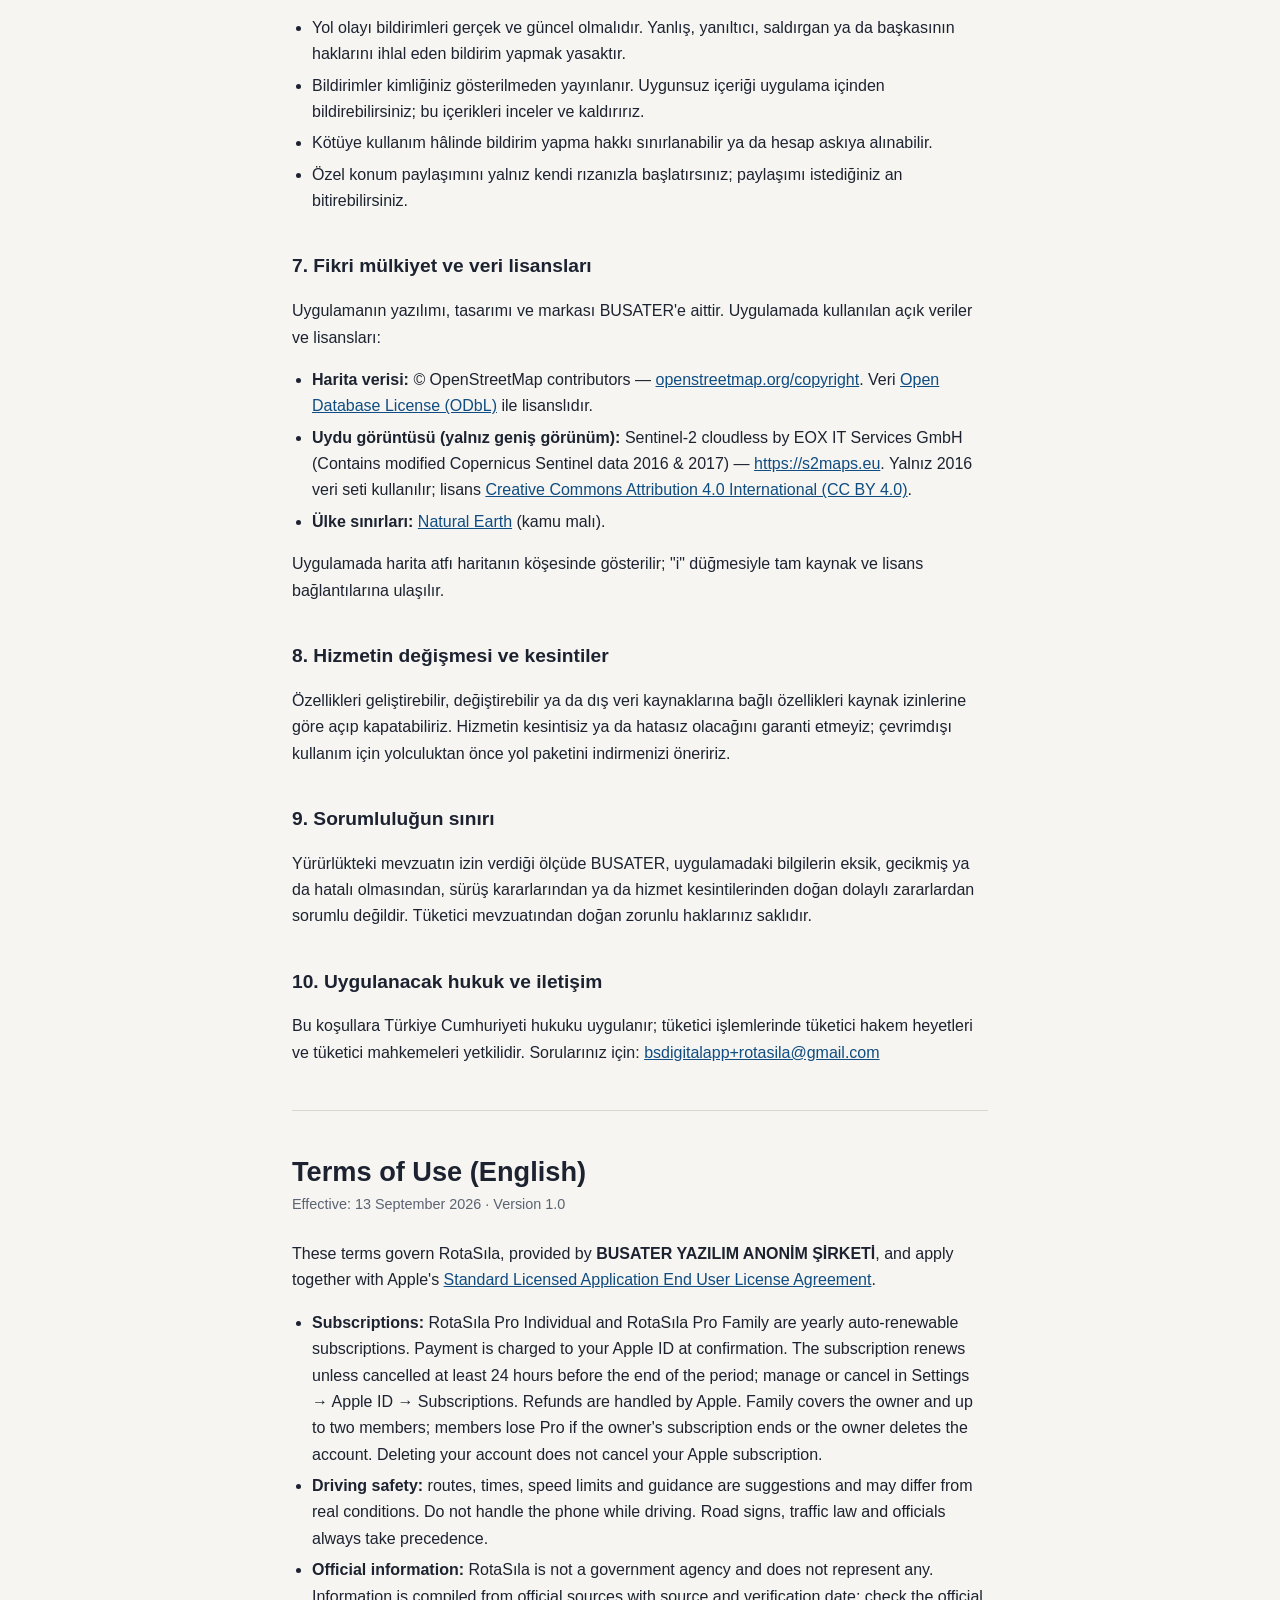
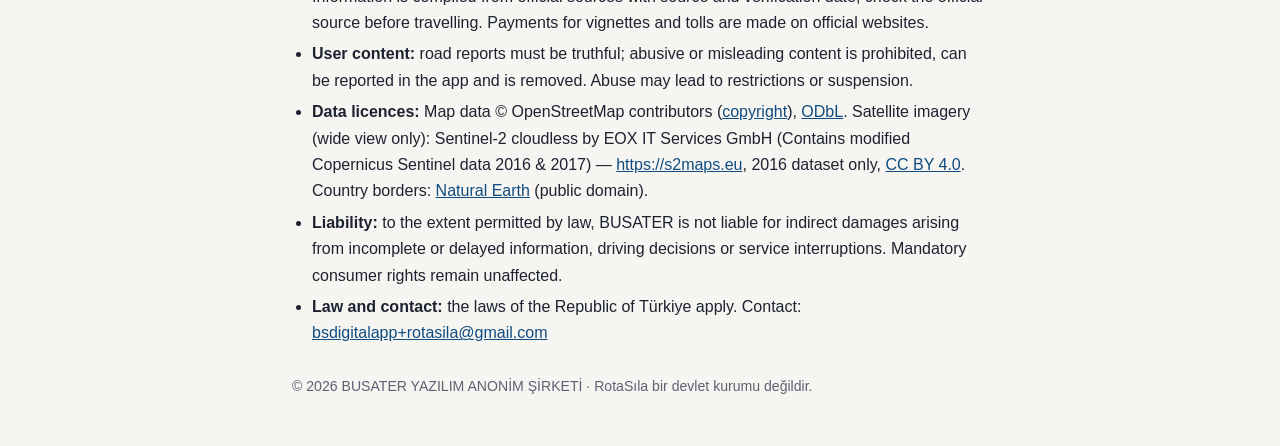
<file: kosullar.html>
<!doctype html>
<html lang="tr">
<head>
<meta charset="utf-8">
<meta name="viewport" content="width=device-width, initial-scale=1">
<title>RotaSıla — Kullanım Koşulları</title>
<meta name="description" content="RotaSıla uygulamasının kullanım koşulları, abonelik ve sürüş güvenliği hükümleri.">
<link rel="stylesheet" href="stil.css">
</head>
<body>
<header>
  <a class="marka" href="./">RotaSıla</a>
  <nav>
    <a href="gizlilik.html">Gizlilik</a>
    <a href="kosullar.html" aria-current="page">Kullanım Koşulları</a>
    <a href="hesap-silme.html">Hesap Silme</a>
    <a href="destek.html">Destek</a>
    <a href="#english">English</a>
  </nav>
</header>
<main>
<h1>Kullanım Koşulları</h1>
<p class="meta">Yürürlük tarihi: 13 Eylül 2026 · Sürüm 1.0</p>

<p class="ozet">RotaSıla, Avrupa ile Türkiye arasında karayoluyla yolculuk edenler için rota, navigasyon, çevrimdışı yol
paketi, yol olayları ve aile özellikleri sunar. Sürüş sırasında dikkatiniz her zaman yolda olmalıdır; trafik
işaretleri ve yetkililerin talimatları uygulamanın önerisinden önce gelir.</p>

<h2>1. Taraflar ve kapsam</h2>
<p>Bu koşullar, <strong>BUSATER YAZILIM ANONİM ŞİRKETİ</strong> (“BUSATER”) tarafından sunulan RotaSıla mobil
uygulamasının kullanımını düzenler. Uygulamayı App Store'dan indirdiğinizde bu koşullar, Apple'ın
<a href="https://www.apple.com/legal/internet-services/itunes/dev/stdeula/">Standart Lisanslı Uygulama Son Kullanıcı
Lisans Sözleşmesi</a> ile birlikte uygulanır. Uygulamayı kullanarak bu koşulları kabul etmiş olursunuz.</p>

<h2>2. Hesap</h2>
<p>Uygulamayı kullanmak için Apple ile Giriş yaparak hesap açarsınız. Hesabınızın güvenliğinden ve hesabınızla yapılan
işlemlerden siz sorumlusunuz. Hesabınızı dilediğiniz an uygulama içinden silebilirsiniz
(<a href="hesap-silme.html">Hesap Silme</a>).</p>

<h2>3. RotaSıla Pro abonelikleri</h2>
<ul>
  <li><strong>RotaSıla Pro Bireysel</strong> ve <strong>RotaSıla Pro Aile</strong> yıllık, otomatik yenilenen aboneliklerdir. Güncel fiyat, satın alma öncesinde App Store'da ve uygulamada gösterilir.</li>
  <li>Ödeme, satın alma onayıyla Apple hesabınızdan alınır. Abonelik, dönem bitiminden en az 24 saat önce iptal edilmezse aynı süre ve güncel fiyatla yenilenir; yenileme ücreti dönem bitiminden önceki 24 saat içinde tahsil edilir.</li>
  <li>Aboneliği iOS <strong>Ayarlar → Apple Kimliği → Abonelikler</strong> bölümünden yönetebilir ve iptal edebilirsiniz. İptal, içinde bulunulan dönemin sonunda geçerli olur.</li>
  <li>İade talepleri Apple'ın politikalarına göre Apple tarafından değerlendirilir. İade edilen ya da iptal edilen abonelikte Pro erişimi sona erer.</li>
  <li><strong>Aile planı</strong> bir plan sahibi ve en fazla iki üyeyi kapsar; her üye kendi Apple hesabıyla girer. Sahibin aboneliği sona erer ya da sahip hesabını silerse üyelerin Pro erişimi de sona erer.</li>
  <li>Hesabınızı silmek Apple aboneliğinizi iptal etmez; aboneliği ayrıca iptal etmeniz gerekir.</li>
</ul>

<h2>4. Sürüş güvenliği ve navigasyon</h2>
<p>Rota, süre, hız sınırı ve yönlendirmeler öneri niteliğindedir ve yol çalışması, kapanış, hava durumu ya da veri
eksikliği nedeniyle gerçek durumdan farklı olabilir. Uygulamayı sürüş sırasında elle kullanmayın; sesli yönlendirmeyi
kullanın ya da aracı güvenli bir yerde durdurun. Trafik kurallarına uymak ve güvenli sürmek sürücünün
sorumluluğundadır.</p>

<h2>5. Resmî bilgiler</h2>
<p>RotaSıla bir devlet kurumu değildir ve hiçbir devlet kurumunu temsil etmez. Vinyet, geçiş ücreti, belge, acil numara
ve sınır kapısı bilgileri resmî kaynaklardan derlenir; her bilginin yanında kaynağı ve doğrulama tarihi yazar. Kurallar
değişebileceği için yolculuktan önce resmî kaynaktan denetlemeniz gerekir. Vinyet ve ücret ödemeleri uygulamada
değil, ilgili kurumun resmî sitesinde yapılır.</p>

<h2>6. Topluluk özellikleri ve kullanıcı içeriği</h2>
<ul>
  <li>Yol olayı bildirimleri gerçek ve güncel olmalıdır. Yanlış, yanıltıcı, saldırgan ya da başkasının haklarını ihlal eden bildirim yapmak yasaktır.</li>
  <li>Bildirimler kimliğiniz gösterilmeden yayınlanır. Uygunsuz içeriği uygulama içinden bildirebilirsiniz; bu içerikleri inceler ve kaldırırız.</li>
  <li>Kötüye kullanım hâlinde bildirim yapma hakkı sınırlanabilir ya da hesap askıya alınabilir.</li>
  <li>Özel konum paylaşımını yalnız kendi rızanızla başlatırsınız; paylaşımı istediğiniz an bitirebilirsiniz.</li>
</ul>

<h2 id="veri-lisanslari">7. Fikri mülkiyet ve veri lisansları</h2>
<p>Uygulamanın yazılımı, tasarımı ve markası BUSATER'e aittir. Uygulamada kullanılan açık veriler ve lisansları:</p>
<ul>
  <li><strong>Harita verisi:</strong> © OpenStreetMap contributors —
    <a href="https://www.openstreetmap.org/copyright">openstreetmap.org/copyright</a>. Veri
    <a href="https://opendatacommons.org/licenses/odbl/">Open Database License (ODbL)</a> ile lisanslıdır.</li>
  <li><strong>Uydu görüntüsü (yalnız geniş görünüm):</strong> Sentinel-2 cloudless by EOX IT Services GmbH (Contains
    modified Copernicus Sentinel data 2016 &amp; 2017) — <a href="https://s2maps.eu">https://s2maps.eu</a>. Yalnız 2016
    veri seti kullanılır; lisans
    <a href="https://creativecommons.org/licenses/by/4.0/">Creative Commons Attribution 4.0 International (CC BY 4.0)</a>.</li>
  <li><strong>Ülke sınırları:</strong> <a href="https://www.naturalearthdata.com/about/terms-of-use/">Natural Earth</a>
    (kamu malı).</li>
</ul>
<p>Uygulamada harita atfı haritanın köşesinde gösterilir; "i" düğmesiyle tam kaynak ve lisans bağlantılarına ulaşılır.</p>

<h2>8. Hizmetin değişmesi ve kesintiler</h2>
<p>Özellikleri geliştirebilir, değiştirebilir ya da dış veri kaynaklarına bağlı özellikleri kaynak izinlerine göre
açıp kapatabiliriz. Hizmetin kesintisiz ya da hatasız olacağını garanti etmeyiz; çevrimdışı kullanım için yolculuktan
önce yol paketini indirmenizi öneririz.</p>

<h2>9. Sorumluluğun sınırı</h2>
<p>Yürürlükteki mevzuatın izin verdiği ölçüde BUSATER, uygulamadaki bilgilerin eksik, gecikmiş ya da hatalı olmasından,
sürüş kararlarından ya da hizmet kesintilerinden doğan dolaylı zararlardan sorumlu değildir. Tüketici mevzuatından
doğan zorunlu haklarınız saklıdır.</p>

<h2>10. Uygulanacak hukuk ve iletişim</h2>
<p>Bu koşullara Türkiye Cumhuriyeti hukuku uygulanır; tüketici işlemlerinde tüketici hakem heyetleri ve tüketici
mahkemeleri yetkilidir. Sorularınız için: <a href="mailto:bsdigitalapp+rotasila@gmail.com">bsdigitalapp+rotasila@gmail.com</a></p>

<hr id="english">

<h1>Terms of Use (English)</h1>
<p class="meta">Effective: 13 September 2026 · Version 1.0</p>
<p>These terms govern RotaSıla, provided by <strong>BUSATER YAZILIM ANONİM ŞİRKETİ</strong>, and apply together with
Apple's <a href="https://www.apple.com/legal/internet-services/itunes/dev/stdeula/">Standard Licensed Application End
User License Agreement</a>.</p>
<ul>
  <li><strong>Subscriptions:</strong> RotaSıla Pro Individual and RotaSıla Pro Family are yearly auto-renewable subscriptions. Payment is charged to your Apple ID at confirmation. The subscription renews unless cancelled at least 24 hours before the end of the period; manage or cancel in Settings → Apple ID → Subscriptions. Refunds are handled by Apple. Family covers the owner and up to two members; members lose Pro if the owner's subscription ends or the owner deletes the account. Deleting your account does not cancel your Apple subscription.</li>
  <li><strong>Driving safety:</strong> routes, times, speed limits and guidance are suggestions and may differ from real conditions. Do not handle the phone while driving. Road signs, traffic law and officials always take precedence.</li>
  <li><strong>Official information:</strong> RotaSıla is not a government agency and does not represent any. Information is compiled from official sources with source and verification date; check the official source before travelling. Payments for vignettes and tolls are made on official websites.</li>
  <li><strong>User content:</strong> road reports must be truthful; abusive or misleading content is prohibited, can be reported in the app and is removed. Abuse may lead to restrictions or suspension.</li>
  <li><strong>Data licences:</strong> Map data © OpenStreetMap contributors (<a href="https://www.openstreetmap.org/copyright">copyright</a>), <a href="https://opendatacommons.org/licenses/odbl/">ODbL</a>. Satellite imagery (wide view only): Sentinel-2 cloudless by EOX IT Services GmbH (Contains modified Copernicus Sentinel data 2016 &amp; 2017) — <a href="https://s2maps.eu">https://s2maps.eu</a>, 2016 dataset only, <a href="https://creativecommons.org/licenses/by/4.0/">CC BY 4.0</a>. Country borders: <a href="https://www.naturalearthdata.com/about/terms-of-use/">Natural Earth</a> (public domain).</li>
  <li><strong>Liability:</strong> to the extent permitted by law, BUSATER is not liable for indirect damages arising from incomplete or delayed information, driving decisions or service interruptions. Mandatory consumer rights remain unaffected.</li>
  <li><strong>Law and contact:</strong> the laws of the Republic of Türkiye apply. Contact: <a href="mailto:bsdigitalapp+rotasila@gmail.com">bsdigitalapp+rotasila@gmail.com</a></li>
</ul>
</main>
<footer>© 2026 BUSATER YAZILIM ANONİM ŞİRKETİ · RotaSıla bir devlet kurumu değildir.</footer>
</body>
</html>
</file>
<file: stil.css>
:root { color-scheme: light dark; --zemin: #F6F5F1; --metin: #1C2230; --ikincil: #5B6272; --cizgi: #DAD7CE; --vurgu: #0F4C81; --kutu: #FFFFFF; }
@media (prefers-color-scheme: dark) { :root { --zemin: #11141B; --metin: #EEF0F4; --ikincil: #A3A9B6; --cizgi: #2C3240; --vurgu: #8CC0F2; --kutu: #181C25; } }
* { box-sizing: border-box; }
body { margin: 0; background: var(--zemin); color: var(--metin); font: 16px/1.65 -apple-system, BlinkMacSystemFont, "Segoe UI", Roboto, Helvetica, Arial, sans-serif; }
header, main, footer { max-width: 46rem; margin: 0 auto; padding: 0 20px; }
header { padding-top: 28px; }
header a.marka { font-weight: 700; font-size: 1.15rem; color: var(--metin); text-decoration: none; }
nav { display: flex; flex-wrap: wrap; gap: 6px 18px; margin: 12px 0 0; font-size: .95rem; }
nav a { color: var(--vurgu); text-decoration: none; }
nav a[aria-current="page"] { color: var(--metin); font-weight: 600; }
h1 { font-size: 1.7rem; line-height: 1.25; margin: 32px 0 4px; }
h2 { font-size: 1.2rem; margin: 36px 0 8px; }
h3 { font-size: 1.02rem; margin: 22px 0 6px; }
.meta { color: var(--ikincil); font-size: .9rem; margin: 0 0 24px; }
.ozet { background: var(--kutu); border: 1px solid var(--cizgi); border-radius: 10px; padding: 14px 16px; }
ul, ol { padding-left: 1.25rem; }
li { margin: 5px 0; }
a { color: var(--vurgu); }
table { width: 100%; border-collapse: collapse; font-size: .95rem; }
th, td { text-align: left; vertical-align: top; padding: 8px 6px; border-bottom: 1px solid var(--cizgi); }
hr { border: 0; border-top: 1px solid var(--cizgi); margin: 44px 0; }
footer { color: var(--ikincil); font-size: .88rem; padding-top: 12px; padding-bottom: 48px; }
</file>
